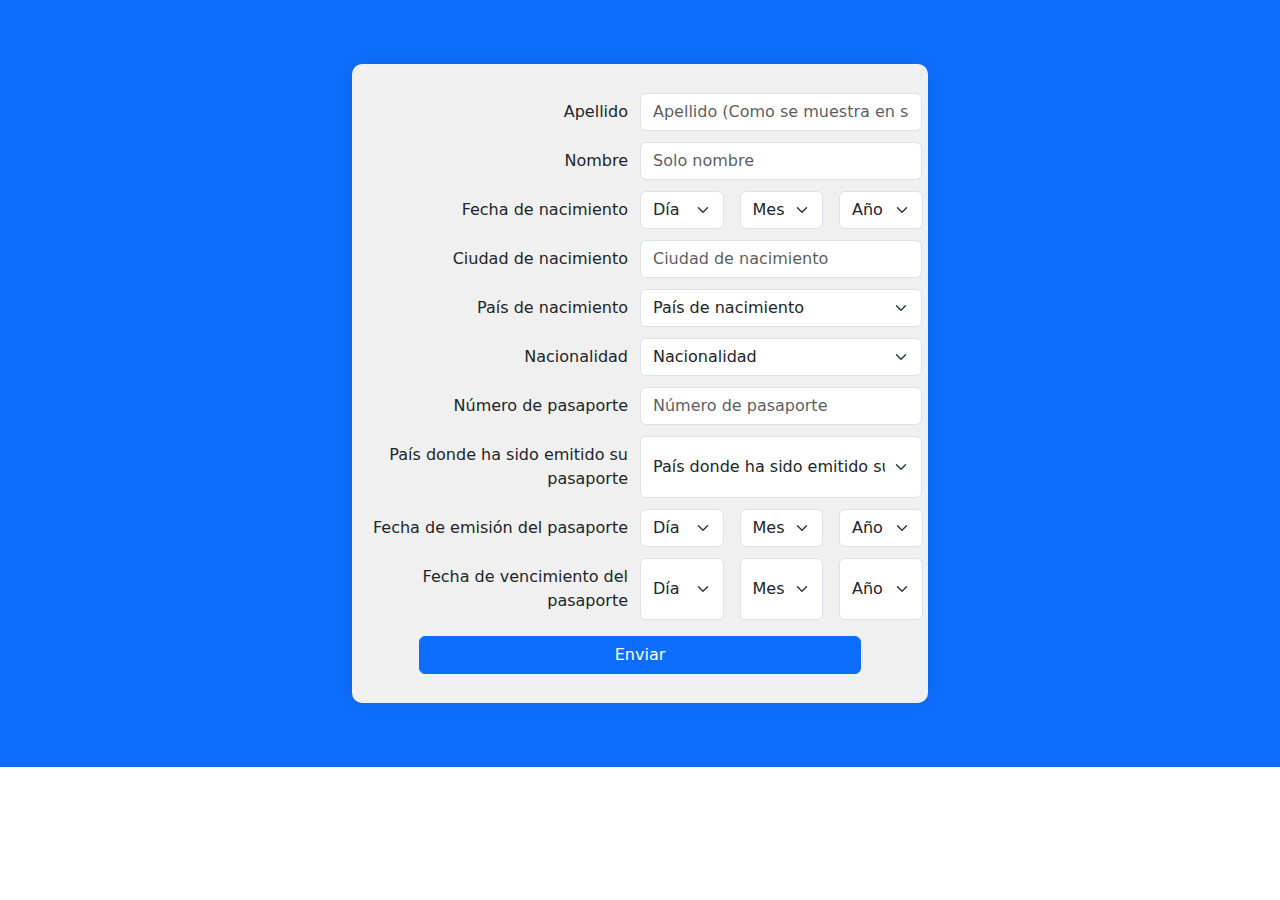
<file: Maquetado1/index.html>
<!DOCTYPE html>
<html lang="en">

<head>
    <meta charset="UTF-8">
    <meta name="viewport" content="width=device-width, initial-scale=1.0">
    <title>Maquetado 1</title>
    <link rel="stylesheet" href="style.css">
    <link href="https://cdn.jsdelivr.net/npm/bootstrap@5.3.3/dist/css/bootstrap.min.css" rel="stylesheet"
        integrity="sha384-QWTKZyjpPEjISv5WaRU9OFeRpok6YctnYmDr5pNlyT2bRjXh0JMhjY6hW+ALEwIH" crossorigin="anonymous">
</head>

<body>
    <main class="bg-primary">
        <section class="container col-lg-6 d-flex justify-content-center">
            <form>
                <div class="row">
                    <label for="lastName" class="col-form-label col-sm-6 text-end">Apellido</label>
                    <input type="text" id="lastName" class="form-control col" placeholder="Apellido (Como se muestra en su pasaporte)">
                </div>
                <div class="row">
                    <label for="name" class="col-form-label col-sm-6 text-end">Nombre</label>
                    <input type="text" id="name" class="form-control col" placeholder="Solo nombre">
                </div>
                <div class="row">
                    <label class="col-form-label col-sm-6 text-end">Fecha de nacimiento</label>
                        <select class="form-select col me-3">
                            <option selected disabled>Día</option>
                            <option value="1">01</option>
                            <option value="2">02</option>
                            <option value="3">03</option>
                            <option value="4">04</option>
                            <option value="5">05</option>
                            <option value="6">06</option>
                            <option value="7">07</option>
                            <option value="8">08</option>
                            <option value="9">09</option>
                            <option value="10">10</option>
                        </select>
                        <select class="form-select col me-3">
                            <option selected disabled>Mes</option>
                            <option value="1">Enero</option>
                            <option value="2">Febrero</option>
                            <option value="3">Marzo</option>
                            <option value="4">Abril</option>
                            <option value="5">Mayo</option>
                            <option value="6">Junio</option>
                            <option value="7">Julio</option>
                            <option value="8">Agosto</option>
                            <option value="9">Septiembre</option>
                            <option value="10">Octubre</option>
                            <option value="11">Noviembre</option>
                            <option value="12">Diciembre</option>
                        </select>
                        <select class="form-select col">
                            <option selected disabled>Año</option>
                            <option value="1">2000</option>
                            <option value="2">2001</option>
                            <option value="3">2002</option>
                            <option value="4">2003</option>
                            <option value="5">2004</option>
                            <option value="6">2005</option>
                            <option value="7">2006</option>
                            <option value="8">2007</option>
                            <option value="9">2008</option>
                            <option value="10">2009</option>
                        </select>
                </div>
                <div class="row">
                    <label for="city" class="col-form-label col-sm-6 text-end">Ciudad de nacimiento</label>
                    <input type="text" id="city" class="form-control col" placeholder="Ciudad de nacimiento">
                </div>
                <div class="row">
                    <label for="country" class="col-form-label col-sm-6 text-end">País de nacimiento</label>
                    <select class="form-select col">
                        <option selected disabled>País de nacimiento</option>
                        <option value="1">Argentina</option>
                        <option value="2">Brasil</option>
                        <option value="3">Chile</option>
                        <option value="4">Uruguay</option>
                        <option value="5">Paraguay</option>
                        <option value="6">Bolivia</option>
                        <option value="7">Perú</option>
                        <option value="8">Ecuador</option>
                        <option value="9">Colombia</option>
                        <option value="10">Venezuela</option>
                    </select>
                </div>
                <div class="row">
                    <label for="nationality" class="col-form-label col-sm-6 text-end">Nacionalidad</label>
                    <select class="form-select col">
                        <option selected disabled>Nacionalidad</option>
                        <option value="1">Argentina</option>
                        <option value="2">Brasil</option>
                        <option value="3">Chile</option>
                        <option value="4">Uruguay</option>
                        <option value="5">Paraguay</option>
                        <option value="6">Bolivia</option>
                        <option value="7">Perú</option>
                        <option value="8">Ecuador</option>
                        <option value="9">Colombia</option>
                        <option value="10">Venezuela</option>
                    </select>
                </div>
                <div class="row">
                    <label for="passport" class="col-form-label col-sm-6 text-end">Número de pasaporte</label>
                    <input type="text" id="passport" class="form-control col" placeholder="Número de pasaporte">
                </div>
                <div class="row">
                    <label for="countryPassport" class="col-form-label col-sm-6 text-end">País donde ha sido emitido su pasaporte</label>
                    <select class="form-select col">
                        <option selected disabled>País donde ha sido emitido su pasaporte</option>
                        <option value="1">Argentina</option>
                        <option value="2">Brasil</option>
                        <option value="3">Chile</option>
                        <option value="4">Uruguay</option>
                        <option value="5">Paraguay</option>
                        <option value="6">Bolivia</option>
                        <option value="7">Perú</option>
                        <option value="8">Ecuador</option>
                        <option value="9">Colombia</option>
                        <option value="10">Venezuela</option>
                    </select>
                </div>
                <div class="row">
                    <label class="col-form-label col-sm-6 text-end">Fecha de emisión del pasaporte</label>
                        <select class="form-select col me-3">
                            <option selected disabled>Día</option>
                            <option value="1">01</option>
                            <option value="2">02</option>
                            <option value="3">03</option>
                            <option value="4">04</option>
                            <option value="5">05</option>
                            <option value="6">06</option>
                            <option value="7">07</option>
                            <option value="8">08</option>
                            <option value="9">09</option>
                            <option value="10">10</option>
                        </select>
                        <select class="form-select col me-3">
                            <option selected disabled>Mes</option>
                            <option value="1">Enero</option>
                            <option value="2">Febrero</option>
                            <option value="3">Marzo</option>
                            <option value="4">Abril</option>
                            <option value="5">Mayo</option>
                            <option value="6">Junio</option>
                            <option value="7">Julio</option>
                            <option value="8">Agosto</option>
                            <option value="9">Septiembre</option>
                            <option value="10">Octubre</option>
                            <option value="11">Noviembre</option>
                            <option value="12">Diciembre</option>
                        </select>
                        <select class="form-select col">
                            <option selected disabled>Año</option>
                            <option value="1">2014</option>
                            <option value="2">2015</option>
                            <option value="3">2016</option>
                            <option value="4">2017</option>
                            <option value="5">2018</option>
                            <option value="6">2019</option>
                            <option value="7">2020</option>
                            <option value="8">2021</option>
                            <option value="9">2022</option>
                            <option value="10">2023</option>
                        </select>
                </div>
                <div class="row">
                    <label class="col-form-label col-sm-6 text-end">Fecha de vencimiento del pasaporte</label>
                    <select class="form-select col me-3">
                        <option selected disabled>Día</option>
                        <option value="1">01</option>
                        <option value="2">02</option>
                        <option value="3">03</option>
                        <option value="4">04</option>
                        <option value="5">05</option>
                        <option value="6">06</option>
                        <option value="7">07</option>
                        <option value="8">08</option>
                        <option value="9">09</option>
                        <option value="10">10</option>
                    </select>
                    <select class="form-select col me-3">
                        <option selected disabled>Mes</option>
                        <option value="1">Enero</option>
                        <option value="2">Febrero</option>
                        <option value="3">Marzo</option>
                        <option value="4">Abril</option>
                        <option value="5">Mayo</option>
                        <option value="6">Junio</option>
                        <option value="7">Julio</option>
                        <option value="8">Agosto</option>
                        <option value="9">Septiembre</option>
                        <option value="10">Octubre</option>
                        <option value="11">Noviembre</option>
                        <option value="12">Diciembre</option>
                    </select>
                    <select class="form-select col">
                        <option selected disabled>Año</option>
                        <option value="1">2016</option>
                        <option value="2">2017</option>
                        <option value="3">2018</option>
                        <option value="4">2019</option>
                        <option value="5">2020</option>
                        <option value="6">2021</option>
                        <option value="7">2022</option>
                        <option value="8">2023</option>
                        <option value="9">2024</option>
                        <option value="10">2025</option>
                    </select>
                </div>
                <div class="d-grid">
                    <button type="submit" class="btn btn-primary">Enviar</button>
                </div>
            </form>
        </section>
    </main>
</body>

</html>
</file>
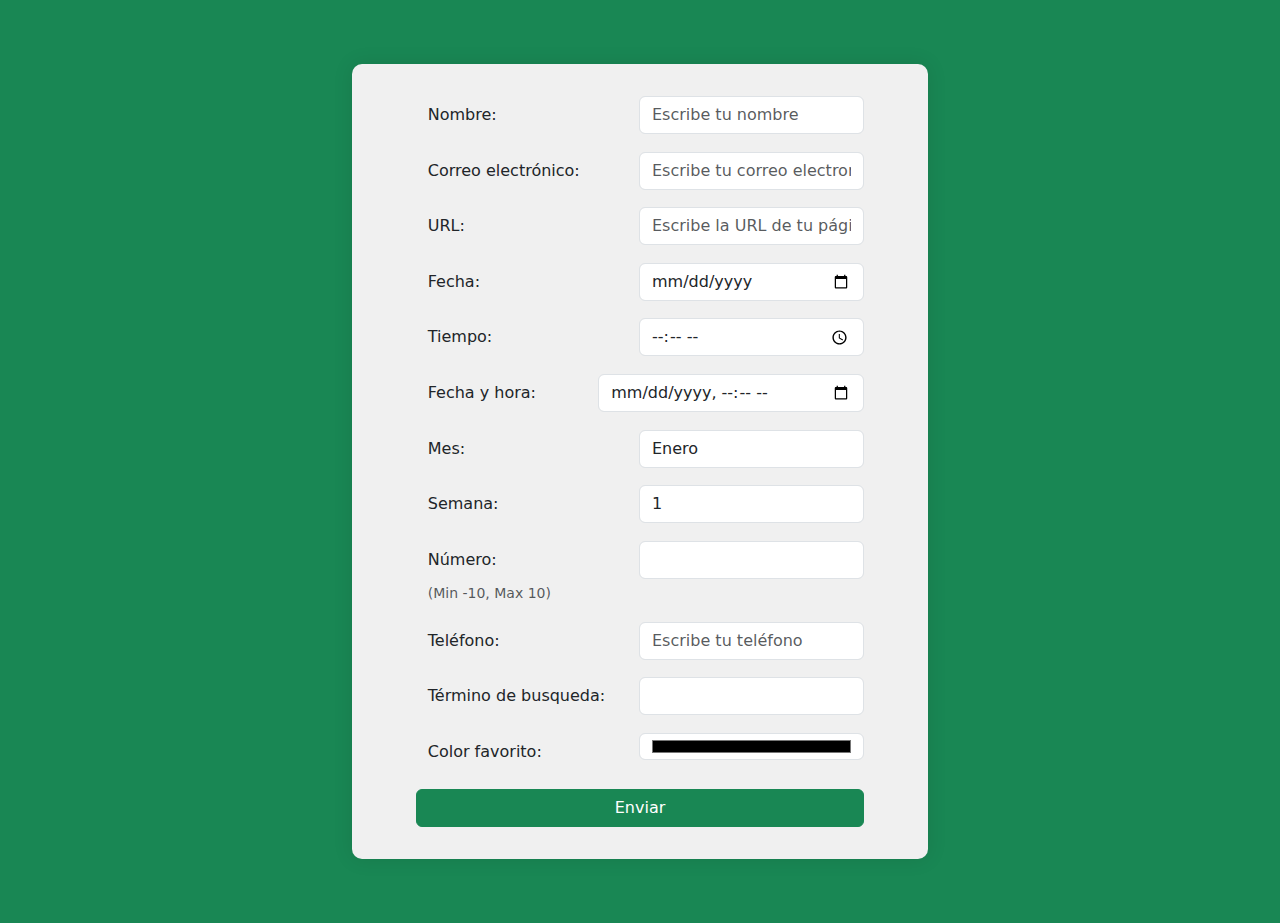
<file: Maquetado2/index.html>
<!DOCTYPE html>
<html lang="en">
<head>
    <meta charset="UTF-8">
    <meta name="viewport" content="width=device-width, initial-scale=1.0">
    <title>Maquetado 2</title>
    <link rel="stylesheet" href="style.css">
    <link href="https://cdn.jsdelivr.net/npm/bootstrap@5.3.3/dist/css/bootstrap.min.css" rel="stylesheet"
        integrity="sha384-QWTKZyjpPEjISv5WaRU9OFeRpok6YctnYmDr5pNlyT2bRjXh0JMhjY6hW+ALEwIH" crossorigin="anonymous">
</head>
<body>
    <main class="bg-success">
        <section class="container col-lg-6 d-flex justify-content-center">
            <form>
                <div class="row">
                    <label for="name" class="col-form-label col">Nombre:</label>
                    <input type="text" class="form-control col" id="name" placeholder="Escribe tu nombre">
                </div>
                <div class="row">
                    <label for="email" class="col-form-label col">Correo electrónico:</label>
                    <input type="email" class="form-control col" id="email" placeholder="Escribe tu correo electronico">
                </div>
                <div class="row">
                    <label for="url" class="col-form-label col">URL:</label>
                    <input type="url" class="form-control col" id="url" placeholder="Escribe la URL de tu página">
                </div>
                <div class="row">
                    <label for="date" class="col-form-label col">Fecha:</label>
                    <input type="date" class="form-control col" id="date">
                </div>
                <div class="row">
                    <label for="time" class="col-form-label col">Tiempo:</label>
                    <input type="time" class="form-control col" id="time">
                </div>
                <div class="row">
                    <label for="datetime" class="col-form-label col">Fecha y hora:</label>
                    <input type="datetime-local" class="form-control col" id="datetime">
                </div>
                <div class="row">
                    <label for="month" class="col-form-label col">Mes:</label>
                    <select name="month" id="month" class="form-control col">
                        <option value="1">Enero</option>
                        <option value="2">Febrero</option>
                        <option value="3">Marzo</option>
                        <option value="4">Abril</option>
                        <option value="5">Mayo</option>
                        <option value="6">Junio</option>
                        <option value="7">Julio</option>
                        <option value="8">Agosto</option>
                        <option value="9">Septiembre</option>
                        <option value="10">Octubre</option>
                        <option value="11">Noviembre</option>
                        <option value="12">Diciembre</option>
                    </select>
                </div>
                <div class="row">
                    <label for="week" class="col-form-label col">Semana:</label>
                    <select name="week" id="week" class="form-control col">
                        <option value="1">1</option>
                        <option value="2">2</option>
                        <option value="3">3</option>
                        <option value="4">4</option>
                        <option value="5">5</option>
                    </select>
                </div>
                <div class="row">
                    <label for="number" class="col-form-label col">Número:</label>
                    <input type="number" class="form-control col" id="number">
                    <div class="form-text">(Min -10, Max 10)</div>
                </div>
                <div class="row">
                    <label for="phonenumber" class="col-form-label col">Teléfono:</label>
                    <input type="tel" class="form-control col" id="phonenumber" placeholder="Escribe tu teléfono">
                </div>
                <div class="row">
                    <label for="search" class="col-form-label col">Término de busqueda:</label>
                    <input type="text" class="form-control col" id="search">
                </div>
                <div class="row">
                    <label for="color" class="col-form-label col">Color favorito:</label>
                    <input type="color" class="form-control col" id="color">
                </div>
                <div class="row">
                    <button type="submit" class="btn btn-success d-block">Enviar</button>
                </div>
            </form>
        </section>
    </main>
</body>
</html>
</file>
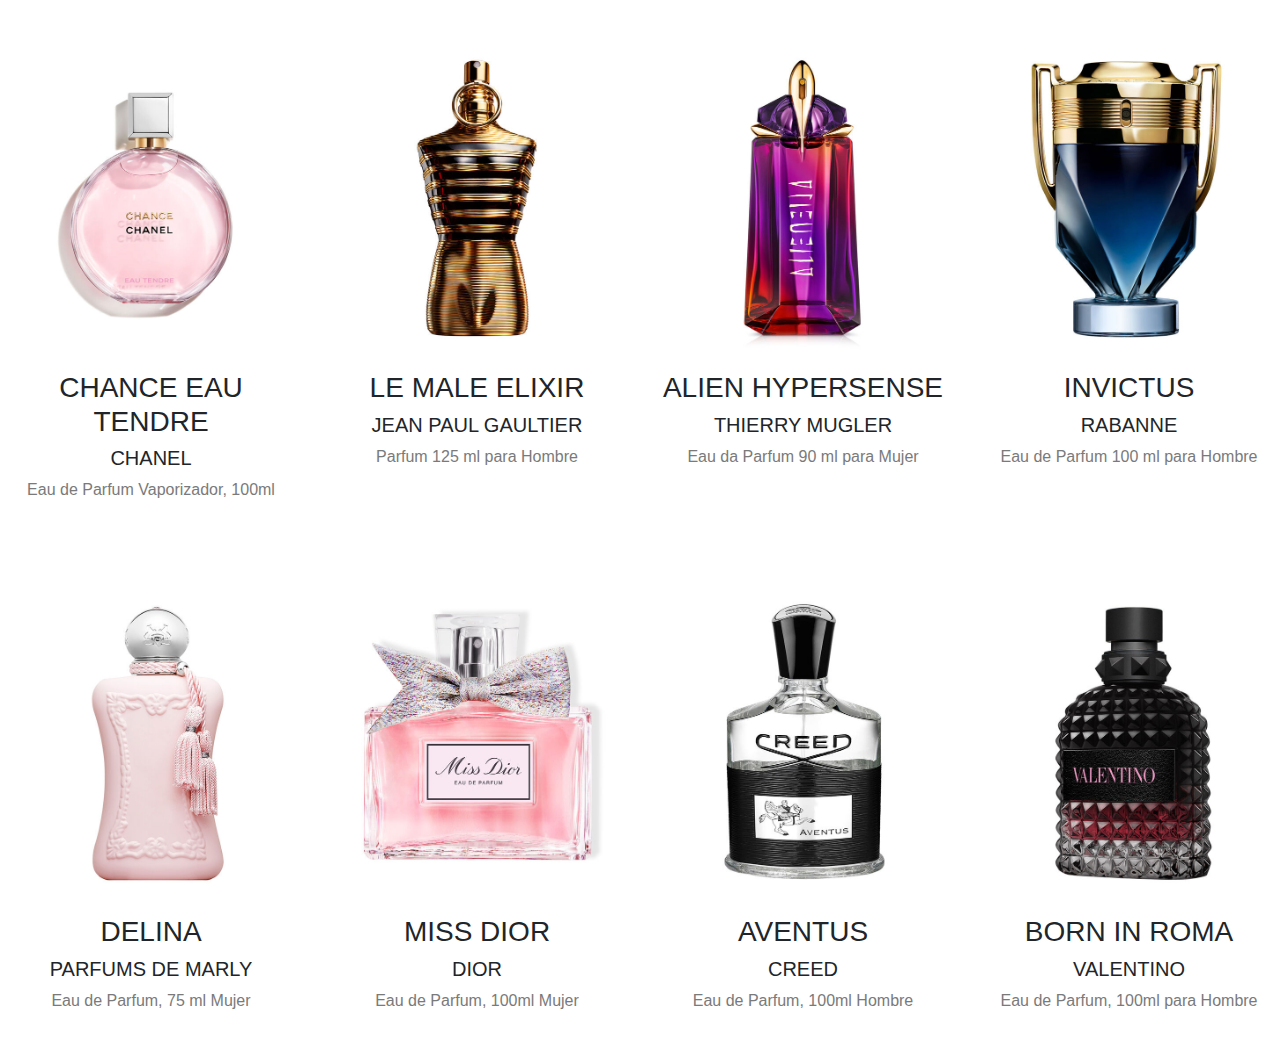
<file: Maquetado4/index.html>
<!DOCTYPE html>
<html lang="en">
<head>
    <meta charset="UTF-8">
    <meta name="viewport" content="width=device-width, initial-scale=1.0">
    <title>Maquetado 4</title>
    <link rel="stylesheet" href="style.css">
    <link href="https://cdn.jsdelivr.net/npm/bootstrap@5.3.3/dist/css/bootstrap.min.css" rel="stylesheet"
        integrity="sha384-QWTKZyjpPEjISv5WaRU9OFeRpok6YctnYmDr5pNlyT2bRjXh0JMhjY6hW+ALEwIH" crossorigin="anonymous">
</head>
<body>
    <main>
        <section>
            <div class="row">
                <div class="col text-center">
                    <img src="images/perfume1.jpg" alt="perfume1">
                    <h3>CHANCE EAU TENDRE</h3>
                    <h5>CHANEL</h5>
                    <p>Eau de Parfum Vaporizador, 100ml</p>
                </div>
                <div class="col text-center">
                    <img src="images/perfume2.jpg" alt="perfume2">
                    <h3>LE MALE ELIXIR</h3>
                    <h5>JEAN PAUL GAULTIER</h5>
                    <p>Parfum 125 ml para Hombre</p>
                </div>
                <div class="col text-center">
                    <img src="images/perfume3.jpg" alt="perfume3">
                    <h3>ALIEN HYPERSENSE</h3>
                    <h5>THIERRY MUGLER</h5>
                    <p>Eau da Parfum 90 ml para Mujer</p>
                </div>
                <div class="col text-center">
                    <img src="images/perfume4.jpg" alt="perfume4">
                    <h3>INVICTUS</h3>
                    <h5>RABANNE</h5>
                    <p>Eau de Parfum 100 ml para Hombre</p>
                </div>
            </div>
            <div class="row">
                <div class="col text-center">
                    <img src="images/perfume5.jpg" alt="perfume5">
                    <h3>DELINA</h3>
                    <h5>PARFUMS DE MARLY</h5>
                    <p>Eau de Parfum, 75 ml Mujer</p>
                </div>
                <div class="col text-center">
                    <img src="images/perfume6.jpg" alt="perfume6">
                    <h3>MISS DIOR</h3>
                    <h5>DIOR</h5>
                    <p>Eau de Parfum, 100ml Mujer</p>
                </div>
                <div class="col text-center">
                    <img src="images/perfume7.jpg" alt="perfume7">
                    <h3>AVENTUS</h3>
                    <h5>CREED</h5>
                    <p>Eau de Parfum, 100ml Hombre</p>
                </div>
                <div class="col text-center">
                    <img src="images/perfume8.jpg" alt="perfume8">
                    <h3>BORN IN ROMA</h3>
                    <h5>VALENTINO</h5>
                    <p>Eau de Parfum, 100ml para Hombre</p>
                </div>
            </div>
        </section>
    </main>
</body>
</html>
</file>
<file: Maquetado1/style.css>
main {
    display: flex;
    align-items: center;
    justify-content: center;
    padding: 5%;
    height: 100%;
}

.container {
    background-color: #f0f0f0; 
    padding: 2%;
    border-radius: 10px;
    box-shadow: 0 0 20px rgba(0, 0, 0, 0.1); 
}

.row {
    padding: 1%;
}

.btn {
    width: 80%;
    margin: auto;
    margin-top: 2%;
    margin-bottom: 1%;
}
</file>
<file: Maquetado2/style.css>
main {
    padding: 5%;
    height: 100%;
}

.container {
    background-color: #f0f0f0;
    padding: 2%;
    border-radius: 10px;
    box-shadow: 0 0 20px rgb(0, 0, 0, 0.1);
}

.row {
    padding: 2%;
}
</file>
<file: Maquetado4/style.css>
main {
    height: 100%;
    font-family:'Franklin Gothic Medium', 'Arial Narrow', Arial, sans-serif
}

img {
    max-height: 400px;
    width: auto;
    max-width: 100%;
}

p {
    color: #7a7a7a;
}

.row {
    padding-top: 2%;
    padding-bottom: 2%;
}
</file>
